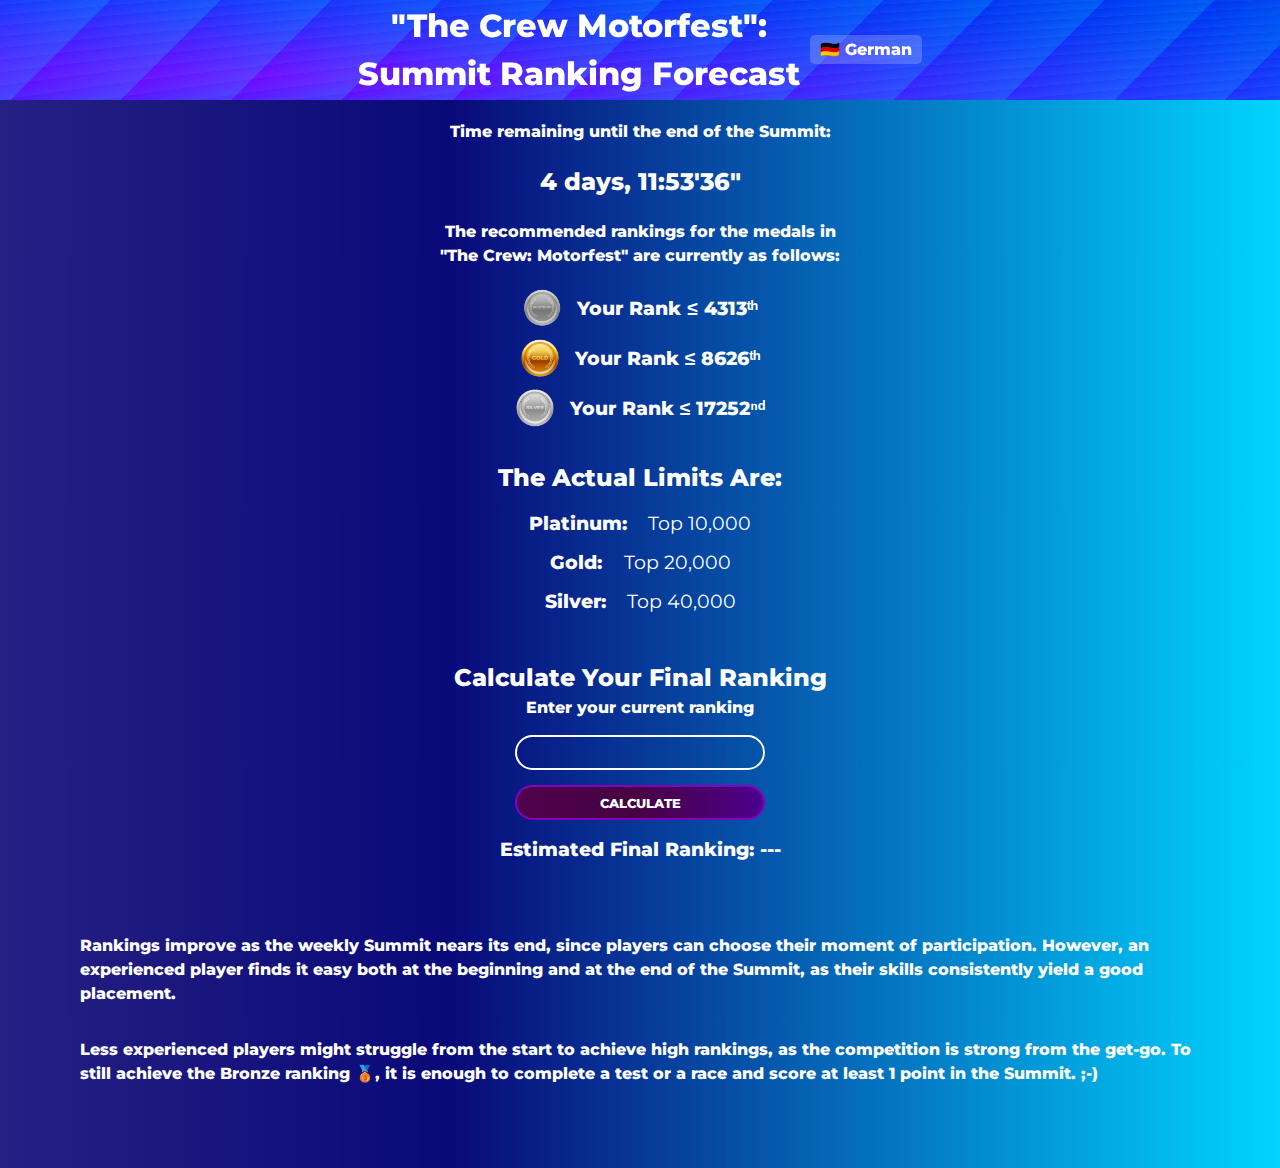
<file: index.html>
<!DOCTYPE html>
<html lang="en">
<head>
  <meta charset="UTF-8">
  <meta name="viewport" content="width=device-width, initial-scale=1.0">
  <title>Estimated Summit Ranking</title>
  <link rel="stylesheet" href="style_new.css">
  <style>
    @font-face {
      font-display: swap;
      font-family: 'Montserrat';
      font-style: normal;
      font-weight: 400;
      src: url('fonts/montserrat-v29-latin-regular.woff2') format('woff2');
    }
    @font-face {
      font-display: swap;
      font-family: 'Montserrat';
      font-style: normal;
      font-weight: 800;
      src: url('fonts/montserrat-v29-latin-800.woff2') format('woff2');
    }
  </style>
</head>
<body>
  <header>
    <div id="headline_box">
      <h1 id="headline">"The Crew Motorfest": <br> Summit Ranking Forecast</h1>
    </div>
    <nav class="language-switch">
      <a href="index_de.html">🇩🇪 German</a>
    </nav>
  </header>
  <main>
    <section id="countdown">
      <div id="subheadline_box">
        <h2 id="summit-info">The evaluation of the previous Summit is ongoing. Leaderboards will be available again from 4:00 AM (UTC).<br><br></h2>
        <p>Time remaining until the end of the Summit:</p>
        <h2 id="RemainingTimeText">7 Days</h2>
        <p>The recommended rankings for the medals in<br>"The Crew: Motorfest" are currently as follows:</p>
      </div>
      <div class="rankContainer">
        <div class="rankItem">
            <img id="platinImg" src="images/platinum.webp" alt="Platinum">
            <span id="platin">---</span>
        </div>
        <div class="rankItem">
            <img id="goldImg" src="images/gold.webp" alt="Gold">
            <span id="gold">---</span>
        </div>
        <div class="rankItem">
            <img id="silberImg" src="images/silver.webp" alt="Silver">
            <span id="silber">---</span>
        </div>
      </div>
    </section>
    
    <section id="actual-limits">
      <h2>The Actual Limits Are:</h2>
      <ul>
        <li><strong>Platinum:</strong> Top 10,000</li>
        <li><strong>Gold:  </strong> Top 20,000</li>
        <li><strong>Silver:</strong> Top 40,000</li>
      </ul>
    </section>
    
    <section id="calculation">
      <h2>Calculate Your Final Ranking</h2>
      <label for="userRankInput">Enter your current ranking</label>
      <br>
      <input type="number" id="userRankInput">
      <div class="button-container">
        <button onclick="calculateFinalRank()">CALCULATE</button>
      </div>
      <h3 id="rankNumber">Estimated Final Ranking: <span id="finalRankOutput">---</span></h3>
    </section>
  </main>
  <footer class="footer-text">
    <p>Rankings improve as the weekly Summit nears its end, since players can choose their moment of participation. However, an experienced player finds it easy both at the beginning and at the end of the Summit, as their skills consistently yield a good placement.</p>
    <p>Less experienced players might struggle from the start to achieve high rankings, as the competition is strong from the get-go. To still achieve the Bronze ranking 🥉, it is enough to complete a test or a race and score at least 1 point in the Summit. ;-)</p>
  </footer>
  <script src="script.js"></script>
</body>
</html>
</file>
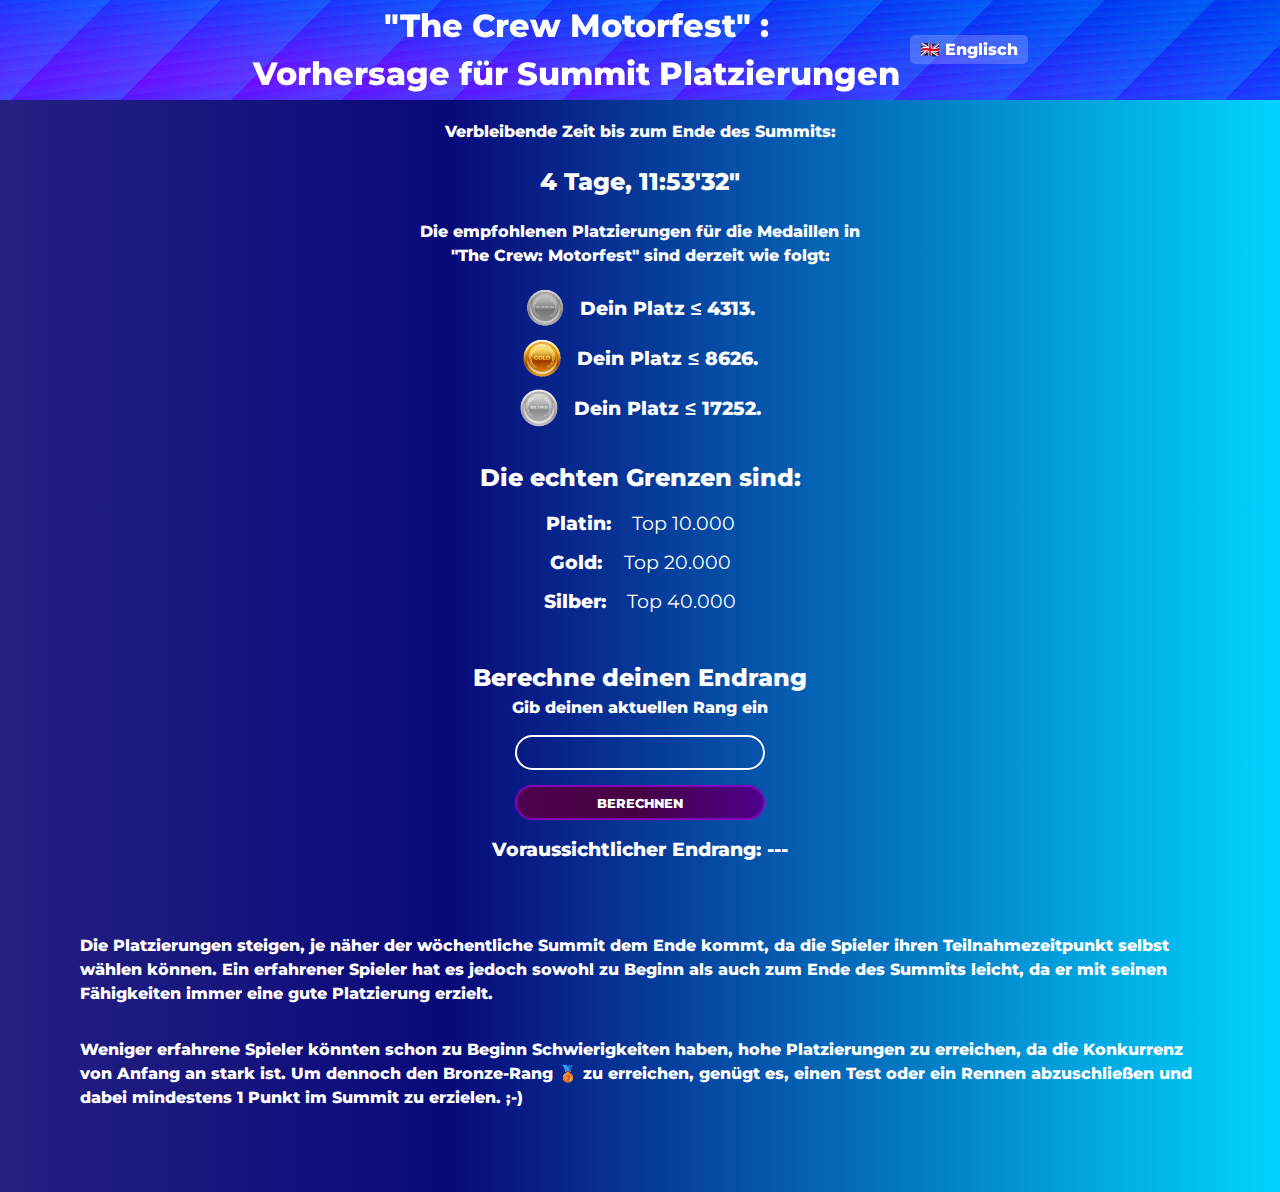
<file: index_de.html>
<!DOCTYPE html>
<html lang="de">
<head>
  <meta charset="UTF-8">
  <meta name="viewport" content="width=device-width, initial-scale=1.0">
  <title>Geschätzter Summit Rang</title>
  <link rel="stylesheet" href="style_new.css">
  <style>
    @font-face {
      font-display: swap;
      font-family: 'Montserrat';
      font-style: normal;
      font-weight: 400;
      src: url('fonts/montserrat-v29-latin-regular.woff2') format('woff2');
    }
    @font-face {
      font-display: swap;
      font-family: 'Montserrat';
      font-style: normal;
      font-weight: 800;
      src: url('fonts/montserrat-v29-latin-800.woff2') format('woff2');
    }
  </style>
</head>
<body>
  <header>
    <div id="headline_box">
      <h1 id="headline">"The Crew Motorfest" : <br> Vorhersage für Summit Platzierungen</h1>
    </div>
    <nav class="language-switch">
      <a href="index.html">🇬🇧 Englisch</a>
    </nav>
  </header>
  <main>
    <section id="countdown">
      <div id="subheadline_box">
        <h2 id="summit-info">Die Auswertung des vorherigen Summits läuft. Leaderboards sind ab 4:00 Uhr (UTC) wieder verfügbar.<br><br></h2>
        <p>Verbleibende Zeit bis zum Ende des Summits:</p>
        <h2 id="RemainingTimeText">7 Tage</h2>
        <p>Die empfohlenen Platzierungen für die Medaillen in<br>"The Crew: Motorfest" sind derzeit wie folgt:</p>
      </div>
      <div class="rankContainer">
        <div class="rankItem">
            <img id="platinImg" src="images/platinum.webp" alt="Platinum">
            <span id="platin">---</span>
        </div>
        <div class="rankItem">
            <img id="goldImg" src="images/gold.webp" alt="Gold">
            <span id="gold">---</span>
        </div>
        <div class="rankItem">
            <img id="silberImg" src="images/silver.webp" alt="Silver">
            <span id="silber">---</span>
        </div>
      </div>
    </section>
    
    <section id="actual-limits">
      <h2>Die echten Grenzen sind:</h2>
      <ul>
        <li><strong>Platin:</strong> Top 10.000</li>
        <li><strong>Gold:  </strong> Top 20.000</li>
        <li><strong>Silber:</strong> Top 40.000</li>
      </ul>
    </section>
    
    <section id="calculation">
      <h2>Berechne deinen Endrang</h2>
      <label for="userRankInput">Gib deinen aktuellen Rang ein</label>
      <br>
      <input type="number" id="userRankInput">
      <div class="button-container">
        <button onclick="calculateFinalRank()">BERECHNEN</button>
      </div>
      <h3 id="rankNumber">Voraussichtlicher Endrang: <span id="finalRankOutput">---</span></h3>
    </section>
  </main>
  <footer class="footer-text">
    <p>Die Platzierungen steigen, je näher der wöchentliche Summit dem Ende kommt, da die Spieler ihren Teilnahmezeitpunkt selbst wählen können. Ein erfahrener Spieler hat es jedoch sowohl zu Beginn als auch zum Ende des Summits leicht, da er mit seinen Fähigkeiten immer eine gute Platzierung erzielt.</p>
    <p>Weniger erfahrene Spieler könnten schon zu Beginn Schwierigkeiten haben, hohe Platzierungen zu erreichen, da die Konkurrenz von Anfang an stark ist. Um dennoch den Bronze-Rang 🥉 zu erreichen, genügt es, einen Test oder ein Rennen abzuschließen und dabei mindestens 1 Punkt im Summit zu erzielen. ;-)</p>
  </footer>
  <script src="script.js"></script>
</body>
</html>
</file>
<file: style_new.css>
/* Reset und Box-Modell */
* {
    margin: 0;
    padding: 0;
    box-sizing: border-box;
}

/* Grundlegendes Styling */
body {
    width: 100%;
    background: linear-gradient(90deg, rgba(37,32,130,1) 0%, rgba(9,9,121,1) 35%, rgba(0,212,255,1) 100%);
    font-family: 'Montserrat', sans-serif;
    font-weight: 800;
    text-align: center;
    color: white;
    line-height: 1.5;
}

/* Header */
header {
    width: 100%;
    min-height: 100px;
    position: sticky;
    top: 0;
    left: 0;
    display: flex;
    justify-content: center;
    align-items: center;
    background-image: 
    repeating-linear-gradient(315deg, #00FFFF2E 92%, #073AFF00 100%),
    repeating-radial-gradient(75% 75% at 238% 218%, #00FFFF12 30%, #073AFF14 39%),
    radial-gradient(99% 99% at 109% 2%, #002FEDFF 0%, #073AFF00 100%),
    radial-gradient(99% 99% at 21% 78%, #7B00FFFF 0%, #073AFF00 100%),
    radial-gradient(160% 154% at 711px -303px, #2000FFFF 0%, #073AFFFF 100%);
}

#headline {
    text-align: center;
    font-family: "Montserrat", sans-serif;
    font-weight: 800;
    font-size: clamp(1rem, 3vw, 2rem);
}

.language-switch {
    min-width: fit-content;
}

.language-switch a {
    text-decoration: none;
    font-weight: bold;
    color: white;
    padding: 5px 10px;
    margin-left: 10px;
    border-radius: 5px;
    background: rgba(255, 255, 255, 0.2);
    transition: 0.3s;
}

.language-switch a:hover {
    background: rgba(255, 255, 255, 0.4);
}

/* Main Content */
main,
#RemainingTimeText {
    padding: 20px;
}

#subheadline_box {
    margin-bottom: 20px;
}

/* Countdown und Ranganzeige */
.rankContainer {
    display: flex;
    flex-direction: column; /* Jede Medaille in eine eigene Zeile */
    align-items: center;
    gap: 10px; /* Abstand zwischen den Zeilen */
    margin-bottom: 2em;
}

.rankItem {
    display: flex;
    align-items: center;
    gap: 15px; /* Abstand zwischen Bild & Text */
    font-size: 1.2rem; /* Lesbare Schriftgröße */
}
.rankItem img {
    width: 40px;
    height: 40px;
}

/* Grenzen */
#actual-limits ul {
    list-style: none;
    padding: 8px;
    font-weight: 400;
    margin-bottom: 2rem;
}

#actual-limits li {
    padding: 5px;
    font-size: 1.2rem;
}

#actual-limits li strong {
    padding-right: 1rem;
}

/* Berechnungsbereich */
#userRankInput {
    width: 250px;
    height: 35px;
    margin: 15px 0;
    padding: 5px;
    border: 2px solid white;
    border-radius: 30px;
    font-size: 1.5rem;
    text-align: center;
    background-color: transparent;
    color: white;
}

.button-container button {
    width: 250px;
    height: 35px;
    margin-bottom: 1rem;
    font-family: 'Montserrat', sans-serif;
    font-weight: 800;
    color: white;
    border: 2px solid rgba(148, 0, 211, 0.8);
    border-radius: 30px;
    background: linear-gradient(90deg, rgba(78,2,76,1) 0%, rgba(71,1,66,1) 48%, rgba(77,0,140,1) 100%);
    cursor: pointer;
    transition: transform 0.3s, box-shadow 0.3s;
}

.button-container button:hover {
    transform: scale(1.05);
    box-shadow: 0px 0px 15px rgba(148, 0, 211, 0.8);
    border-color: rgba(148, 0, 211, 0.8);
}

/* Footer */
.footer-text {
    margin: 30px auto;
    max-width: 1200px;
    padding: 20px 40px; /* 20px oben/unten, 40px links/rechts */
    text-align: left;
    font-size: 16px;
    line-height: 1.5;
}

.footer-text p {
    margin-bottom: 2rem; /* Abstand zwischen den Paragraphen */
}
</file>
